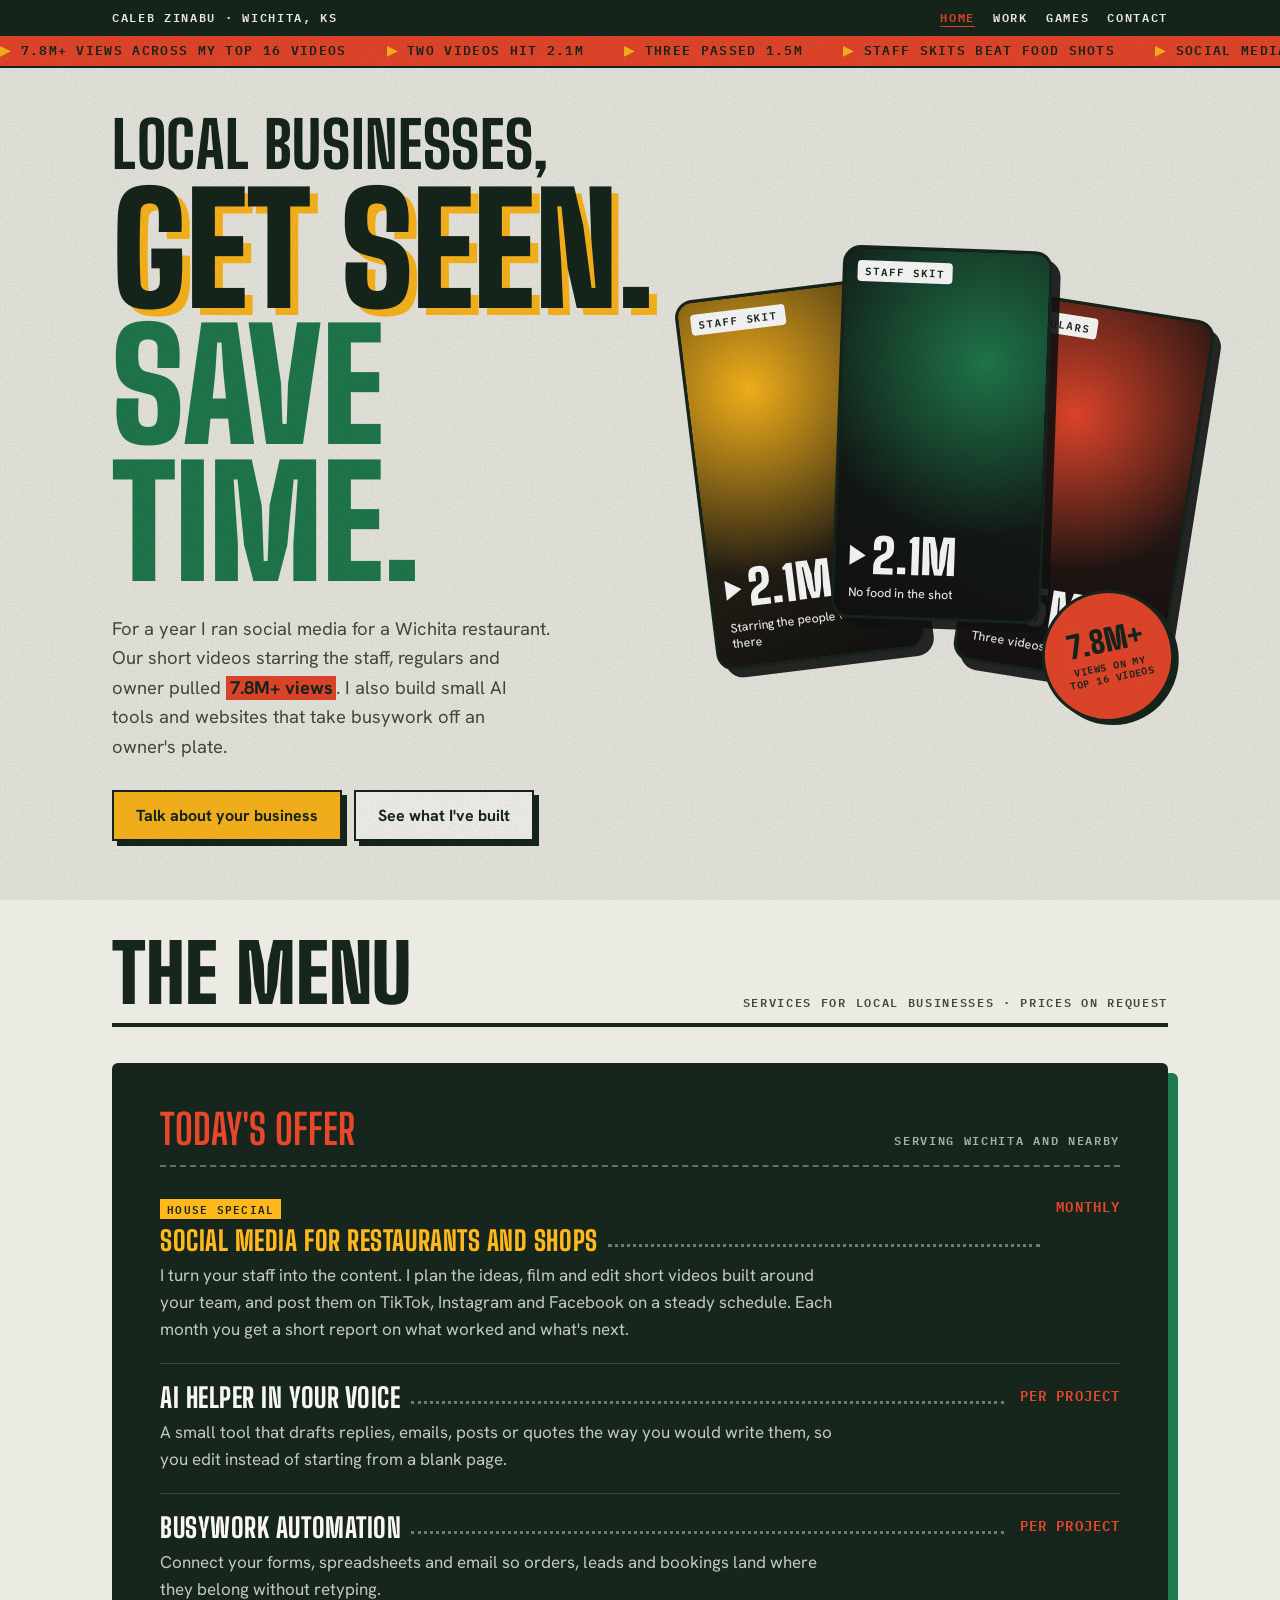
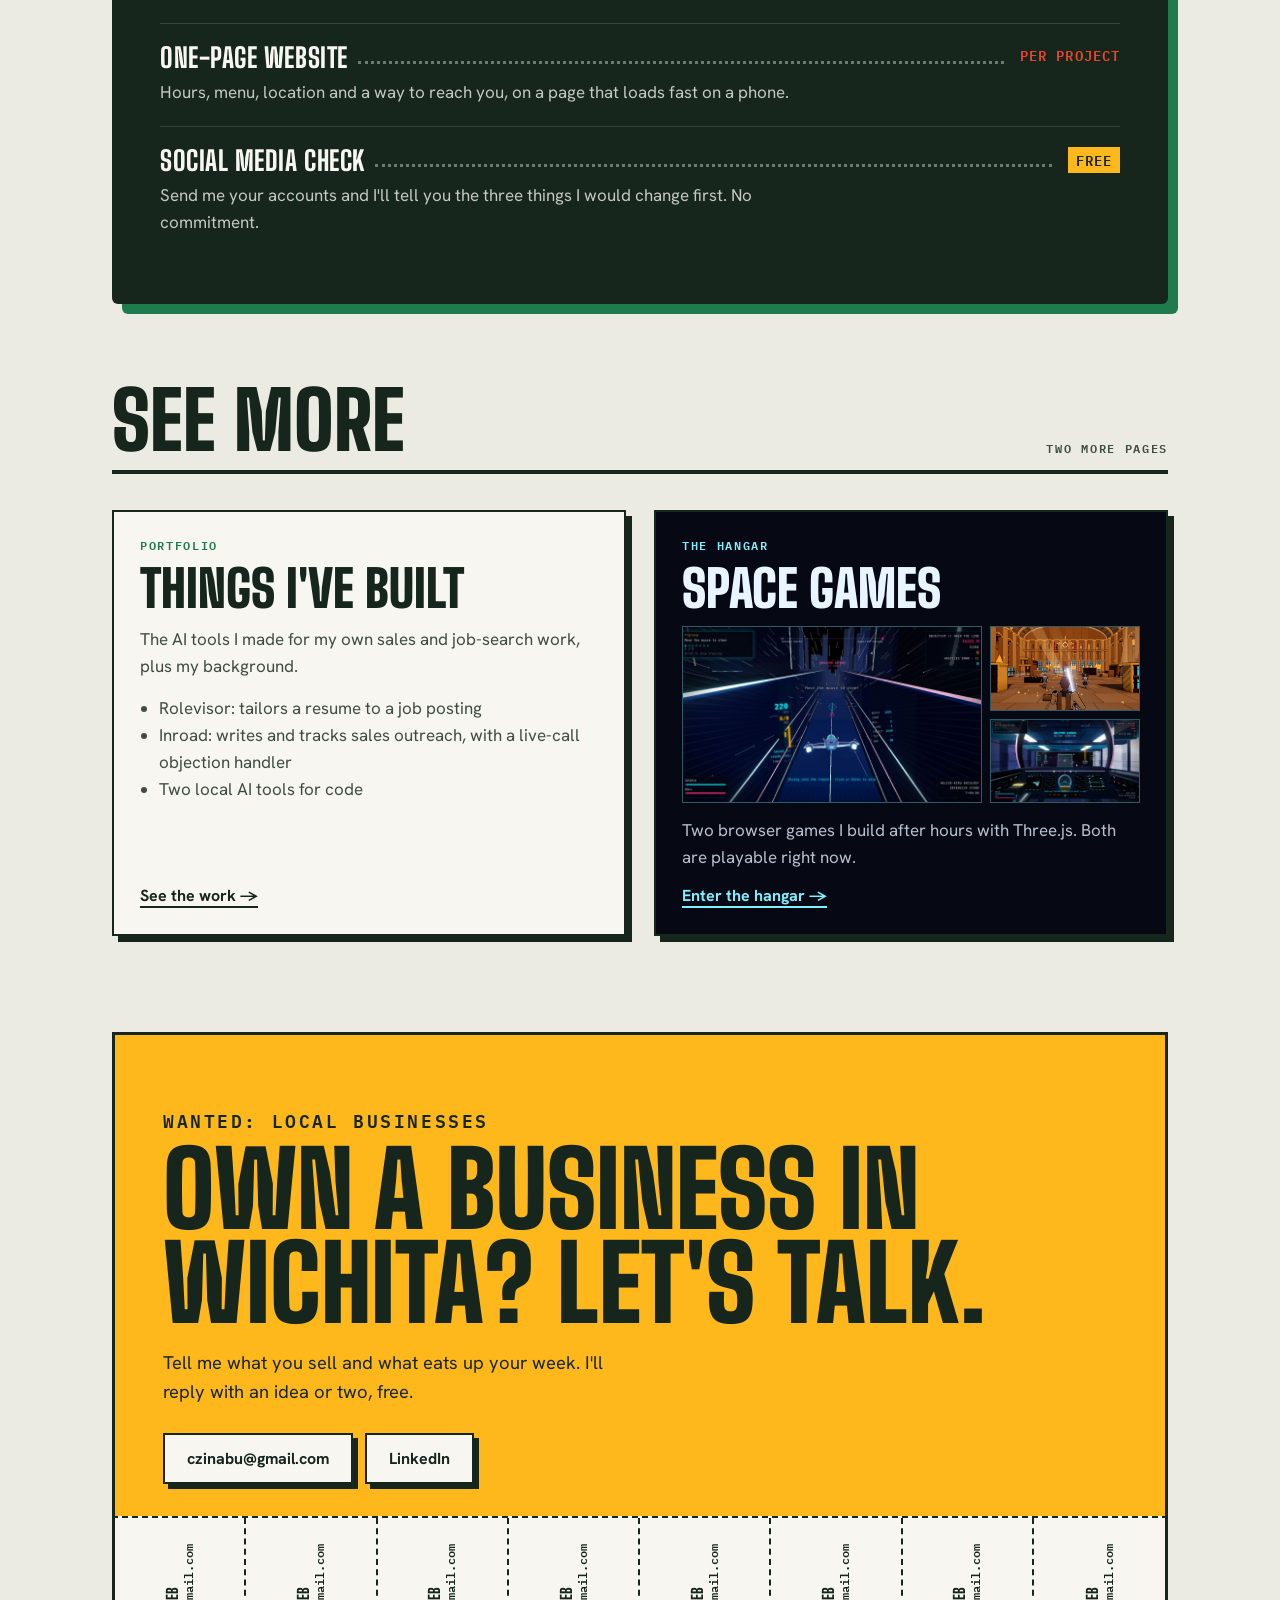
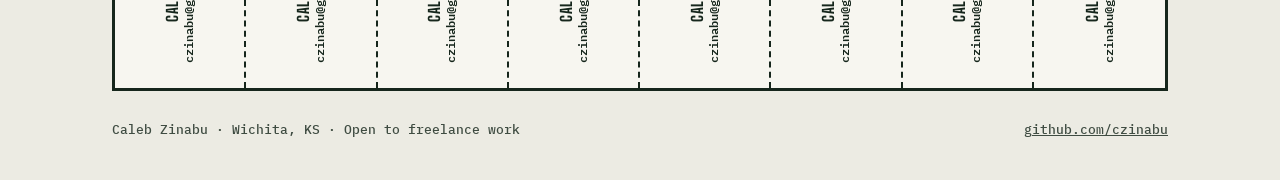
<file: index.html>
<!doctype html>
<html lang="en">
<head>
<meta charset="utf-8">
<meta name="viewport" content="width=device-width, initial-scale=1, viewport-fit=cover">
<title>Caleb Zinabu</title>
<meta name="claude:viewport-fit-sides" content="cover">
<meta name="description" content="Caleb Zinabu, Wichita, KS. Short-form video for local restaurants, plus small AI tools and websites for small businesses.">
<link rel="preconnect" href="https://fonts.googleapis.com">
<link rel="preconnect" href="https://fonts.gstatic.com" crossorigin>
<link rel="stylesheet" href="https://fonts.googleapis.com/css2?family=Big+Shoulders+Display:wght@700;800;900&family=Hanken+Grotesk:wght@400;500;600;700&family=IBM+Plex+Mono:wght@500;600&display=swap">
<link rel="stylesheet" href="style.css">
</head>
<body>
<div class="strip">
  <div class="wrap">
    <a href="index.html" class="label">Caleb Zinabu · Wichita, KS</a>
    <nav class="label" aria-label="Pages"><a href="index.html" aria-current="page">Home</a><a href="work.html">Work</a><a href="games.html">Games</a><a href="index.html#contact">Contact</a></nav>
  </div>
</div>
<div class="ticker" aria-hidden="true">
  <div class="track">
    <span>7.8M+ views across my top 16 videos</span><span>Two videos hit 2.1M</span><span>Three passed 1.5M</span><span>Staff skits beat food shots</span><span>Social media for local businesses</span><span>AI tools that write in your voice</span><span>One-page websites</span><span>Open for freelance work</span><span>Wichita, KS</span>
    <span aria-hidden="true">7.8M+ views across my top 16 videos</span><span aria-hidden="true">Two videos hit 2.1M</span><span aria-hidden="true">Three passed 1.5M</span><span aria-hidden="true">Staff skits beat food shots</span><span aria-hidden="true">Social media for local businesses</span><span aria-hidden="true">AI tools that write in your voice</span><span aria-hidden="true">One-page websites</span><span aria-hidden="true">Open for freelance work</span><span aria-hidden="true">Wichita, KS</span>
  </div>
</div>

<main id="top">
  <section class="hero">
    <div class="wrap grid">
      <div>
        <h1><span class="sm">Local businesses,</span><span class="over" data-t="get seen.">get seen.</span><br><span class="blue">save time.</span></h1>
        <p class="lede">For a year I ran social media for a Wichita restaurant. Our short videos starring the staff, regulars and owner pulled <b>7.8M+ views</b>. I also build small AI tools and websites that take busywork off an owner's plate.</p>
        <div class="cta">
          <a class="btn pink" href="#contact">Talk about your business</a>
          <a class="btn" href="work.html">See what I've built</a>
        </div>
      </div>
      <div class="reels" aria-label="Top videos by public view count">
        <div class="reel r1"><span class="tag">Staff skit</span><div class="views">2.1M</div><p class="cap">Starring the people who work there</p></div>
        <div class="reel r2"><span class="tag">Staff skit</span><div class="views">2.1M</div><p class="cap">No food in the shot</p></div>
        <div class="reel r3"><span class="tag">Regulars</span><div class="views">1.5M+</div><p class="cap">Three videos passed 1.5M</p></div>
        <div class="sticker"><div>7.8M+<small>views on my<br>top 16 videos</small></div></div>
      </div>
    </div>
  </section>


  <section class="sec" id="menu" style="padding-top:24px">
    <div class="wrap">
      <div class="sec-head"><h2>The menu</h2><p class="label">Services for local businesses · Prices on request</p></div>
      <div class="board">
        <div class="title"><h3>Today's offer</h3><p class="label">Serving Wichita and nearby</p></div>
        <div class="item special">
          <div><span class="chef">House special</span><h4>Social media for restaurants and shops</h4></div>
          <span class="price">Monthly</span>
          <p>I turn your staff into the content. I plan the ideas, film and edit short videos built around your team, and post them on TikTok, Instagram and Facebook on a steady schedule. Each month you get a short report on what worked and what's next.</p>
        </div>
        <div class="item">
          <h4>AI helper in your voice</h4><span class="price">Per project</span>
          <p>A small tool that drafts replies, emails, posts or quotes the way you would write them, so you edit instead of starting from a blank page.</p>
        </div>
        <div class="item">
          <h4>Busywork automation</h4><span class="price">Per project</span>
          <p>Connect your forms, spreadsheets and email so orders, leads and bookings land where they belong without retyping.</p>
        </div>
        <div class="item">
          <h4>One-page website</h4><span class="price">Per project</span>
          <p>Hours, menu, location and a way to reach you, on a page that loads fast on a phone.</p>
        </div>
        <div class="item">
          <h4>Social media check</h4><span class="price free">Free</span>
          <p>Send me your accounts and I'll tell you the three things I would change first. No commitment.</p>
        </div>
      </div>
    </div>
  </section>


  <section class="sec" id="more" style="padding-top:8px">
    <div class="wrap">
      <div class="sec-head"><h2>See more</h2><p class="label">Two more pages</p></div>
      <div class="doors">
        <a class="door" href="work.html">
          <span class="lab">Portfolio</span>
          <h3>Things I've built</h3>
          <p>The AI tools I made for my own sales and job-search work, plus my background.</p>
          <ul><li>Rolevisor: tailors a resume to a job posting</li><li>Inroad: writes and tracks sales outreach, with a live-call objection handler</li><li>Two local AI tools for code</li></ul>
          <span class="go">See the work →</span>
        </a>
        <a class="door dark" href="games.html">
          <span class="lab">The hangar</span>
          <h3>Space games</h3>
          <div class="shots"><img src="img/nt-trench.jpg" alt="Neon Trench: flying down a glowing trench" loading="lazy"><img src="img/pt-archive.jpg" alt="Power Trip: a fight in a golden archive hall" loading="lazy"><img src="img/nt-cockpit.jpg" alt="Neon Trench: the cockpit during a carrier launch" loading="lazy"></div>
          <p>Two browser games I build after hours with Three.js. Both are playable right now.</p>
          <span class="go">Enter the hangar →</span>
        </a>
      </div>
    </div>
  </section>

  <section class="flyer-sec" id="contact">
    <div class="wrap">
      <div class="flyer">
        <p class="label">Wanted: local businesses</p>
        <h2 style="margin-top:12px">Own a business in Wichita? Let's talk.</h2>
        <p>Tell me what you sell and what eats up your week. I'll reply with an idea or two, free.</p>
        <div class="row">
          <button class="btn" type="button" data-copy>czinabu@gmail.com</button>
          <a class="btn" href="https://www.linkedin.com/in/calebzinabu/">LinkedIn</a>
          <span id="copied" aria-live="polite"></span>
        </div>
      </div>
      <div class="tabs" aria-label="Tear-off tabs: tap one to copy my email">
        <button class="tab" type="button" data-copy><span><b>Caleb</b>czinabu@gmail.com</span></button>
        <button class="tab" type="button" data-copy><span><b>Caleb</b>czinabu@gmail.com</span></button>
        <button class="tab" type="button" data-copy><span><b>Caleb</b>czinabu@gmail.com</span></button>
        <button class="tab" type="button" data-copy><span><b>Caleb</b>czinabu@gmail.com</span></button>
        <button class="tab" type="button" data-copy><span><b>Caleb</b>czinabu@gmail.com</span></button>
        <button class="tab" type="button" data-copy><span><b>Caleb</b>czinabu@gmail.com</span></button>
        <button class="tab" type="button" data-copy><span><b>Caleb</b>czinabu@gmail.com</span></button>
        <button class="tab" type="button" data-copy><span><b>Caleb</b>czinabu@gmail.com</span></button>
      </div>
    </div>
  </section>
</main>

<footer class="base">
  <div class="wrap"><span>Caleb Zinabu · Wichita, KS · Open to freelance work</span><a href="https://github.com/czinabu">github.com/czinabu</a></div>
</footer>

<script>
(function(){
  var out=document.getElementById('copied'),email='czinabu@gmail.com';
  document.querySelectorAll('[data-copy]').forEach(function(b){
    b.addEventListener('click',function(){
      function done(){out.textContent='Email copied';}
      function fail(){out.textContent='Email: '+email;}
      if(navigator.clipboard&&navigator.clipboard.writeText){navigator.clipboard.writeText(email).then(done,fail);}else{fail();}
      if(b.classList.contains('tab')){b.style.visibility='hidden';}
    });
  });
})();
</script>
</body>
</html>
</file>
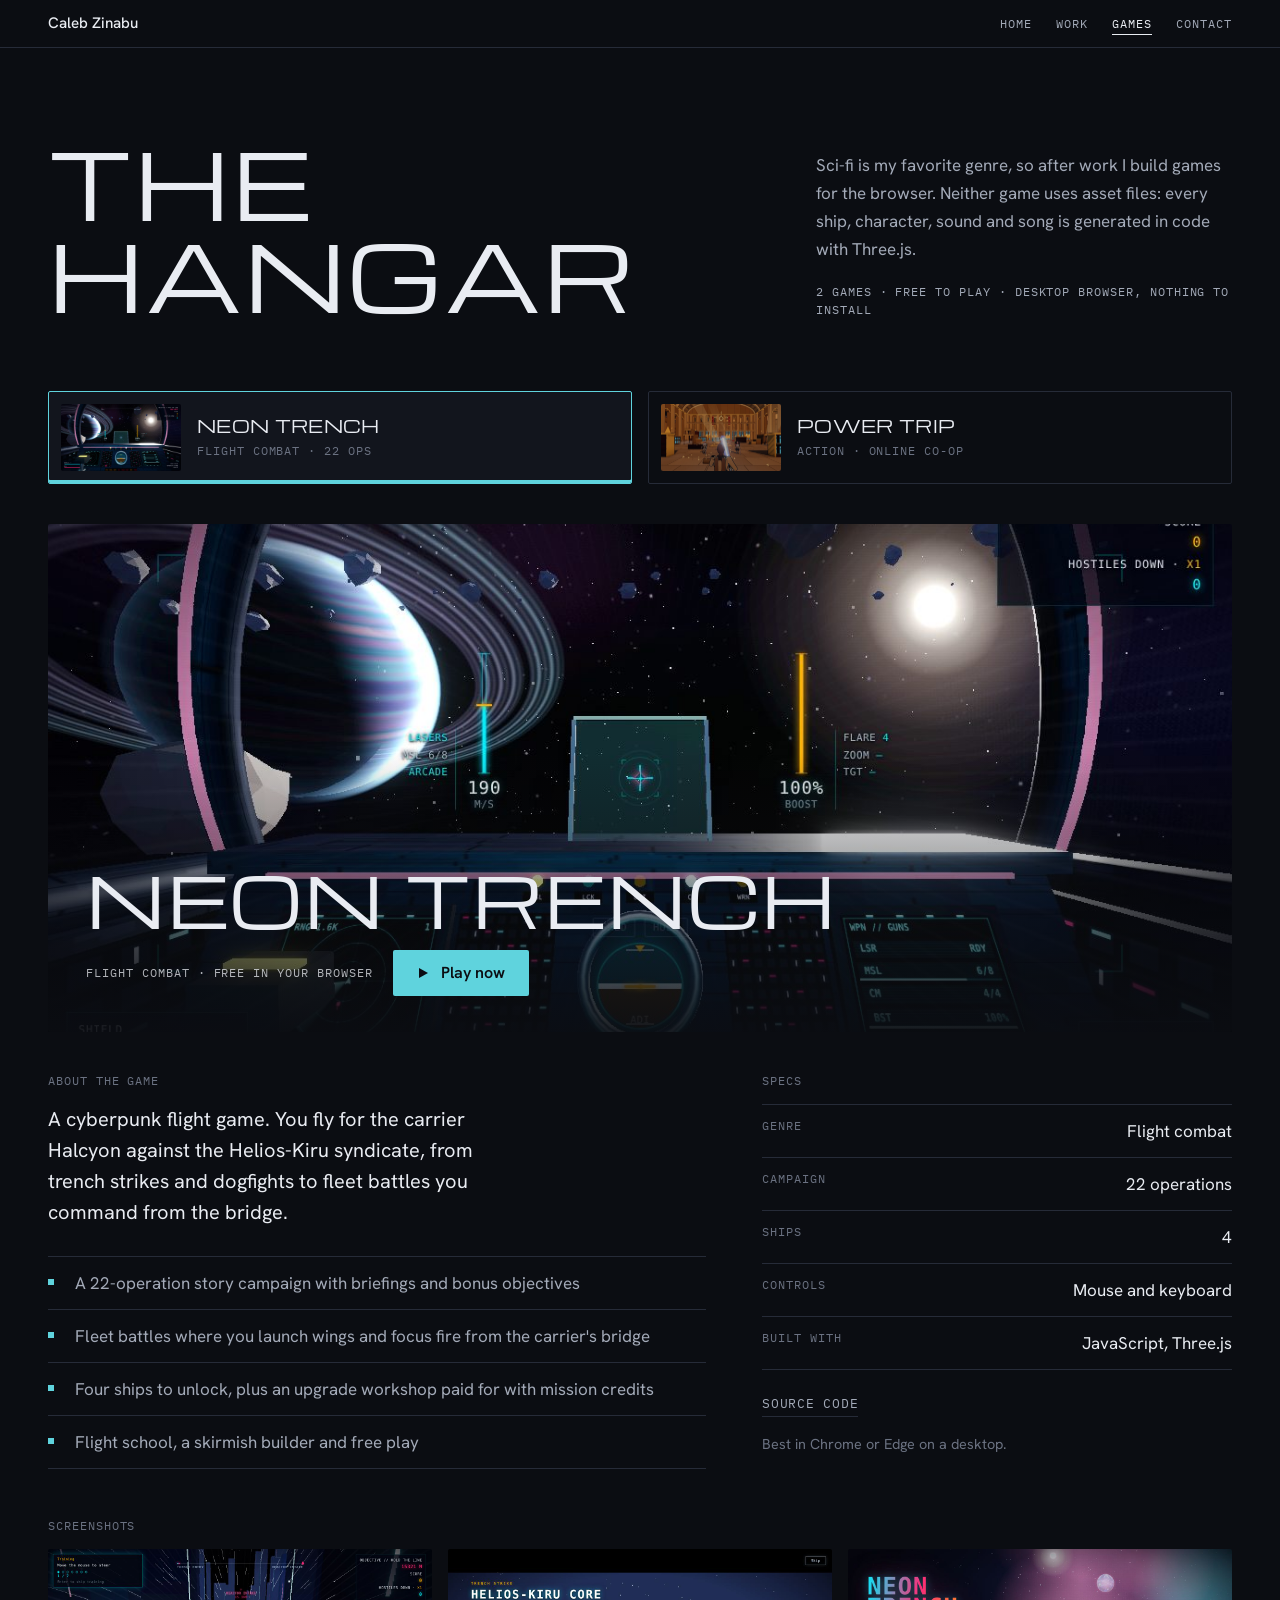
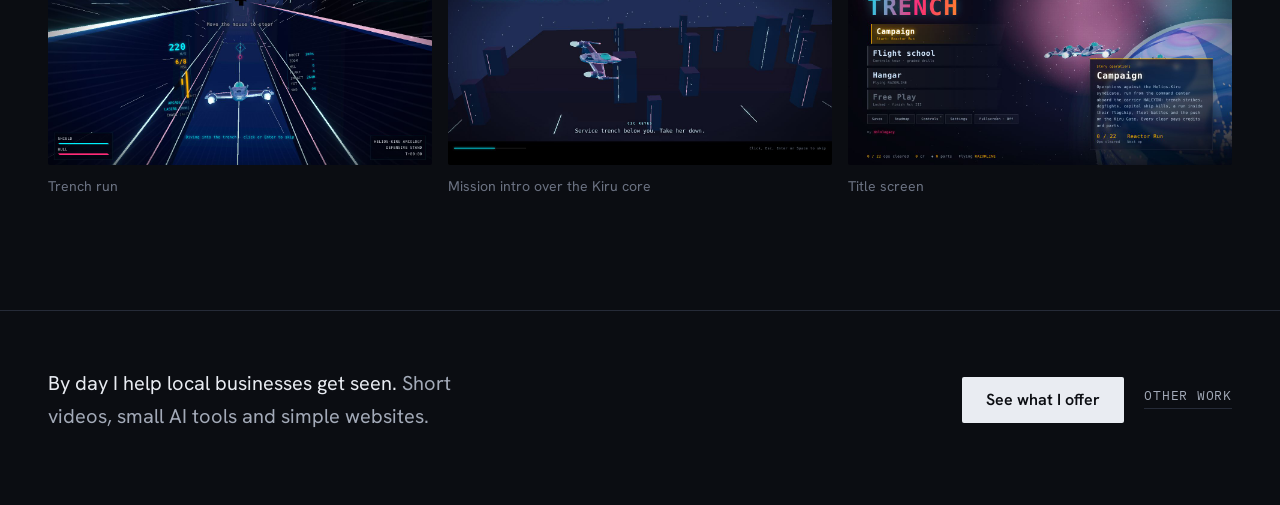
<file: games.html>
<!doctype html>
<html lang="en">
<head>
<meta charset="utf-8">
<meta name="viewport" content="width=device-width, initial-scale=1, viewport-fit=cover">
<title>Caleb Zinabu · The Hangar</title>
<meta name="claude:viewport-fit-sides" content="cover">
<meta name="description" content="Neon Trench and Power Trip, two browser games Caleb Zinabu builds with Three.js. Both are playable online.">
<link rel="preconnect" href="https://fonts.googleapis.com">
<link rel="preconnect" href="https://fonts.gstatic.com" crossorigin>
<link rel="stylesheet" href="https://fonts.googleapis.com/css2?family=Michroma&family=Hanken+Grotesk:wght@400;500;600&family=IBM+Plex+Mono:wght@400;500&display=swap">
<style>
/* Games page as a game press kit. The screenshots carry the color; the page stays quiet around them.
   One wide "credits" face for titles only, hairline rules instead of boxes, one accent per game taken from its own art.
   Deliberately single dark theme with every color set explicitly. */
:root{
  --ground:#0b0d12; --ground-2:#12151d; --rule:#262b38; --text:#e9ecf2; --soft:#a3aab8; --faint:#6b7282;
  --nt:#5fd3dd; --pt:#e2a94a;
  --title:"Michroma", "Arial Black", system-ui, sans-serif;
  --body:"Hanken Grotesk", system-ui, -apple-system, "Segoe UI", sans-serif;
  --mono:"IBM Plex Mono", ui-monospace, Menlo, monospace;
  color-scheme:dark;
}
*{box-sizing:border-box}
html{background:var(--ground)}
body{margin:0;background:var(--ground);color:var(--text);font:400 1.0625rem/1.65 var(--body);-webkit-font-smoothing:antialiased}
a{color:inherit}
a:focus-visible{outline:2px solid var(--text);outline-offset:4px}
.wrap{max-width:76rem;margin:0 auto;padding-left:max(16px,env(safe-area-inset-left,0px));padding-right:max(16px,env(safe-area-inset-right,0px))}
h1,h2,h3{margin:0;font-weight:400;text-wrap:balance}
p{margin:0}
.meta{font:400 .74rem/1.5 var(--mono);letter-spacing:.08em;text-transform:uppercase;color:var(--faint)}

/* nav */
.top{border-bottom:1px solid var(--rule)}
.top .wrap{display:flex;justify-content:space-between;align-items:center;gap:16px;padding-block:16px;flex-wrap:wrap}
.top a{text-decoration:none}
.name{font:500 .95rem/1 var(--body)}
.top nav{display:flex;gap:24px;font:400 .78rem/1 var(--mono);letter-spacing:.08em;text-transform:uppercase;color:var(--soft)}
.top nav a:hover,.top nav a[aria-current="page"]{color:var(--text)}
.top nav a[aria-current="page"]{text-decoration:underline;text-underline-offset:6px}

/* intro */
.intro{padding-block:88px 72px;display:grid;grid-template-columns:minmax(0,1fr) minmax(0,26rem);gap:48px;align-items:end}
.intro h1{font:400 clamp(2.6rem,7.5vw,5.6rem)/1.02 var(--title);letter-spacing:.02em;text-transform:uppercase}
.intro p{color:var(--soft)}
.intro .meta{margin-top:20px}

/* one game */
.game{padding-block:0 112px;--accent:var(--text)}
.game.nt{--accent:var(--nt)}
.game.pt{--accent:var(--pt)}
.key{position:relative;margin:0;border-radius:2px;overflow:hidden;background:var(--ground-2)}
.key img{display:block;width:100%;aspect-ratio:21/9;object-fit:cover}
.key::after{content:"";position:absolute;inset:0;background:linear-gradient(180deg,transparent 45%,rgba(11,13,18,.92) 100%)}
.key .over{position:absolute;left:clamp(16px,3vw,40px);right:clamp(16px,3vw,40px);bottom:clamp(16px,3vw,36px);z-index:1;display:flex;justify-content:space-between;align-items:flex-end;gap:16px;flex-wrap:wrap}
.key h2{font:400 clamp(2rem,5.6vw,4.4rem)/1 var(--title);letter-spacing:.02em;text-transform:uppercase}
.key .meta{color:rgba(233,236,242,.75)}
.key .idx{color:var(--accent)}

.sheet{display:grid;grid-template-columns:minmax(0,1.4fr) minmax(0,1fr);gap:56px;padding-top:40px}
.pitch p.lead{font-size:1.25rem;line-height:1.55;max-width:44ch}
.feats{list-style:none;margin:28px 0 0;padding:0;border-top:1px solid var(--rule)}
.feats li{padding-block:12px;border-bottom:1px solid var(--rule);color:var(--soft);display:grid;grid-template-columns:1.2rem minmax(0,1fr);gap:8px}
.feats li::before{content:"";width:6px;height:6px;margin-top:.62em;background:var(--accent)}

.specs{margin:0;border-top:1px solid var(--rule)}
.specs div{display:flex;justify-content:space-between;gap:16px;padding-block:12px;border-bottom:1px solid var(--rule)}
.specs dt{font:400 .74rem/1.6 var(--mono);letter-spacing:.08em;text-transform:uppercase;color:var(--faint)}
.specs dd{margin:0;text-align:right;font-variant-numeric:tabular-nums}
.actions{display:flex;gap:20px;align-items:center;flex-wrap:wrap;margin-top:28px}
.play{display:inline-flex;align-items:center;gap:12px;padding:15px 24px;background:var(--accent);color:#0b0d12;text-decoration:none;font:600 1rem/1 var(--body);border-radius:2px}
.play svg{width:12px;height:12px}
.alt{font:400 .8rem/1 var(--mono);letter-spacing:.06em;text-transform:uppercase;color:var(--soft);text-decoration:none;border-bottom:1px solid var(--rule);padding-bottom:5px}
.alt:hover{color:var(--text);border-color:var(--text)}
.note{margin-top:16px;font-size:.9rem;color:var(--faint)}

.stills{display:grid;grid-template-columns:repeat(3,minmax(0,1fr));gap:16px;margin-top:48px}
.stills figure{margin:0;min-width:0}
.stills img{display:block;width:100%;aspect-ratio:16/9;object-fit:cover;border-radius:2px;background:var(--ground-2)}
.stills figcaption{margin-top:10px;font-size:.88rem;color:var(--faint)}

@media (prefers-reduced-motion:no-preference){
  .play{transition:filter .15s}.play:hover{filter:brightness(1.12)}
}


/* tabs: one game at a time */
.tabs{display:grid;grid-template-columns:repeat(2,minmax(0,1fr));gap:16px;margin-bottom:40px}
.tab{display:grid;grid-template-columns:7.5rem minmax(0,1fr);gap:16px;align-items:center;padding:12px;background:transparent;border:1px solid var(--rule);border-radius:2px;color:var(--text);text-align:left;cursor:pointer;font:inherit;text-decoration:none}
.tab img{width:100%;aspect-ratio:16/9;object-fit:cover;display:block;border-radius:2px;opacity:.7}
.tab b{display:block;font:400 1.05rem/1.2 var(--title);text-transform:uppercase;letter-spacing:.02em}
.tab span{display:block;margin-top:6px}
.tab[aria-selected="true"]{border-color:var(--accent);background:var(--ground-2);box-shadow:inset 0 -3px 0 var(--accent)}
.tab[aria-selected="true"] img{opacity:1}
.tab.nt{--accent:var(--nt)}.tab.pt{--accent:var(--pt)}
.tab:hover{border-color:var(--soft)}
.sub-h{font:400 .74rem/1.5 var(--mono);letter-spacing:.08em;text-transform:uppercase;color:var(--faint);margin-bottom:14px}
.key .over .right{display:flex;align-items:center;gap:20px;flex-wrap:wrap}
.game[hidden]{display:none}
@media (max-width:560px){.tab{grid-template-columns:minmax(0,1fr)}.tab img{display:none}.key .over .meta{display:none}.key h2{font-size:1.7rem}.key img{aspect-ratio:1/1}}

/* closing */
.close{border-top:1px solid var(--rule);padding-block:56px 72px}
.close .wrap{display:flex;justify-content:space-between;align-items:center;gap:24px;flex-wrap:wrap}
.close p{font-size:1.25rem;max-width:40ch}
.close p span{color:var(--soft)}
.close .links{display:flex;gap:20px;flex-wrap:wrap;align-items:center}

@media (max-width:860px){
  .intro{grid-template-columns:minmax(0,1fr);gap:24px;padding-block:56px 48px}
  .sheet{grid-template-columns:minmax(0,1fr);gap:36px}
  .key img{aspect-ratio:16/10}
  .game{padding-bottom:80px}
}
@media (max-width:560px){
  .stills{grid-template-columns:minmax(0,1fr) minmax(0,1fr)}
  .stills figure:last-child{display:none}
  .top nav{gap:16px}
  .key img{aspect-ratio:4/3}
}
</style>
</head>
<body>
<header class="top">
  <div class="wrap">
    <a class="name" href="index.html">Caleb Zinabu</a>
    <nav aria-label="Pages"><a href="index.html">Home</a><a href="work.html">Work</a><a href="games.html" aria-current="page">Games</a><a href="index.html#contact">Contact</a></nav>
  </div>
</header>

<main>
  <section class="wrap intro">
    <h1>The Hangar</h1>
    <div>
      <p>Sci-fi is my favorite genre, so after work I build games for the browser. Neither game uses asset files: every ship, character, sound and song is generated in code with Three.js.</p>
      <p class="meta">2 games · Free to play · Desktop browser, nothing to install</p>
    </div>
  </section>

  <div class="wrap">
    <div class="tabs" role="tablist" aria-label="Games">
      <a class="tab nt" role="tab" id="tab-neon-trench" href="#neon-trench" aria-controls="neon-trench" aria-selected="true"><img src="img/nt-planet.jpg" alt=""><div><b>Neon Trench</b><span class="meta">Flight combat · 22 ops</span></div></a>
      <a class="tab pt" role="tab" id="tab-power-trip" href="#power-trip" aria-controls="power-trip" aria-selected="false"><img src="img/pt-archive.jpg" alt=""><div><b>Power Trip</b><span class="meta">Action · Online co-op</span></div></a>
    </div>
  </div>

  <article class="game nt" id="neon-trench" role="tabpanel" aria-labelledby="tab-neon-trench">
    <div class="wrap">
      <figure class="key">
        <img src="img/nt-planet.jpg" alt="The cockpit view in deep space, with a ringed planet, an asteroid field and the ship's instrument panels">
        <figcaption class="over"><h2 id="nt-h">Neon Trench</h2><div class="right"><span class="meta">Flight combat · Free in your browser</span><a class="play" href="https://neon-trench.vercel.app/"><svg viewBox="0 0 12 12" aria-hidden="true"><path d="M2 1l9 5-9 5z" fill="currentColor"/></svg>Play now</a></div></figcaption>
      </figure>
      <div class="sheet">
        <div class="pitch">
          <p class="sub-h">About the game</p>
          <p class="lead">A cyberpunk flight game. You fly for the carrier Halcyon against the Helios-Kiru syndicate, from trench strikes and dogfights to fleet battles you command from the bridge.</p>
          <ul class="feats">
            <li>A 22-operation story campaign with briefings and bonus objectives</li>
            <li>Fleet battles where you launch wings and focus fire from the carrier's bridge</li>
            <li>Four ships to unlock, plus an upgrade workshop paid for with mission credits</li>
            <li>Flight school, a skirmish builder and free play</li>
          </ul>
        </div>
        <div>
          <p class="sub-h">Specs</p>
          <dl class="specs">
            <div><dt>Genre</dt><dd>Flight combat</dd></div>
            <div><dt>Campaign</dt><dd>22 operations</dd></div>
            <div><dt>Ships</dt><dd>4</dd></div>
            <div><dt>Controls</dt><dd>Mouse and keyboard</dd></div>
            <div><dt>Built with</dt><dd>JavaScript, Three.js</dd></div>
          </dl>
          <div class="actions">
            <a class="alt" href="https://github.com/czinabu/neon-trench">Source code</a>
          </div>
          <p class="note">Best in Chrome or Edge on a desktop.</p>
        </div>
      </div>
      <p class="sub-h" style="margin-top:48px;margin-bottom:0">Screenshots</p>
      <div class="stills" style="margin-top:14px">
        <figure><img src="img/nt-trench.jpg" alt="A fighter diving down a glowing trench" loading="lazy"><figcaption>Trench run</figcaption></figure>
        <figure><img src="img/nt-strike.jpg" alt="A mission intro over a city of dark towers" loading="lazy"><figcaption>Mission intro over the Kiru core</figcaption></figure>
        <figure><img src="img/nt-title.jpg" alt="The title screen with a planet, two ships and the campaign menu" loading="lazy"><figcaption>Title screen</figcaption></figure>
      </div>
    </div>
  </article>

  <article class="game pt" id="power-trip" role="tabpanel" aria-labelledby="tab-power-trip">
    <div class="wrap">
      <figure class="key">
        <img src="img/pt-archive.jpg" alt="Third-person view of the hero holding a glowing blade in a golden archive hall, with enemies ahead" loading="lazy">
        <figcaption class="over"><h2 id="pt-h">Power Trip</h2><div class="right"><span class="meta">Action · Co-op · Free in your browser</span><a class="play" href="https://power-trip.vercel.app"><svg viewBox="0 0 12 12" aria-hidden="true"><path d="M2 1l9 5-9 5z" fill="currentColor"/></svg>Play now</a></div></figcaption>
      </figure>
      <div class="sheet">
        <div class="pitch">
          <p class="sub-h">About the game</p>
          <p class="lead">A third-person action game with two heroes: a blade duelist with fighting stances and powers, and an armored gunner with a jetpack. Play the story alone or with a friend.</p>
          <ul class="feats">
            <li>A story campaign with chapters, cutscenes and a squad that takes your orders</li>
            <li>Online co-op with a room code, across the website and the desktop app</li>
            <li>Survival waves, a sandbox and training grounds across more than 20 maps</li>
            <li>An adaptive orchestral score with a theme for each hero</li>
          </ul>
        </div>
        <div>
          <p class="sub-h">Specs</p>
          <dl class="specs">
            <div><dt>Genre</dt><dd>Third-person action</dd></div>
            <div><dt>Heroes</dt><dd>2</dd></div>
            <div><dt>Multiplayer</dt><dd>Online co-op</dd></div>
            <div><dt>Platforms</dt><dd>Browser, Windows</dd></div>
            <div><dt>Built with</dt><dd>JavaScript, Three.js</dd></div>
          </dl>
          <div class="actions">
            <a class="alt" href="https://github.com/czinabu/power-trip/releases">Windows app</a>
            <a class="alt" href="https://github.com/czinabu/power-trip">Source code</a>
          </div>
          <p class="note">Best in Chrome or Edge on a desktop.</p>
        </div>
      </div>
      <p class="sub-h" style="margin-top:48px;margin-bottom:0">Screenshots</p>
      <div class="stills" style="margin-top:14px">
        <figure><img src="img/pt-outpost.jpg" alt="A desert town at dusk" loading="lazy"><figcaption>Desert outpost</figcaption></figure>
        <figure><img src="img/pt-jedha.jpg" alt="A purple-lit plaza in a city at night" loading="lazy"><figcaption>Night city</figcaption></figure>
        <figure><img src="img/pt-kamino.jpg" alt="Platforms in a storm-lashed ocean city" loading="lazy"><figcaption>Storm platforms</figcaption></figure>
      </div>
    </div>
  </article>
</main>

<footer class="close">
  <div class="wrap">
    <p>By day I help local businesses get seen. <span>Short videos, small AI tools and simple websites.</span></p>
    <div class="links"><a class="play" style="--accent:#e9ecf2" href="index.html">See what I offer</a><a class="alt" href="work.html">Other work</a></div>
  </div>
</footer>

<script>
(function(){
  var tabs=[].slice.call(document.querySelectorAll('.tab')),panels=tabs.map(function(t){return document.getElementById(t.getAttribute('aria-controls'));});
  function show(id,focus){var hit=false;tabs.forEach(function(t,i){var on=t.getAttribute('aria-controls')===id;if(on)hit=true;t.setAttribute('aria-selected',on?'true':'false');t.tabIndex=on?0:-1;panels[i].hidden=!on;});
    if(!hit)show('neon-trench');}
  tabs.forEach(function(t,i){
    t.addEventListener('click',function(e){e.preventDefault();var id=t.getAttribute('aria-controls');show(id);try{history.replaceState(null,'','#'+id);}catch(_){location.hash=id;}});
    t.addEventListener('keydown',function(e){if(e.key==='ArrowRight'||e.key==='ArrowLeft'){var n=tabs[(i+(e.key==='ArrowRight'?1:tabs.length-1))%tabs.length];n.focus();n.click();}});
  });
  show((location.hash||'').slice(1)||'neon-trench');
  addEventListener('hashchange',function(){show(location.hash.slice(1));});
})();
</script>
</body>
</html>
</file>
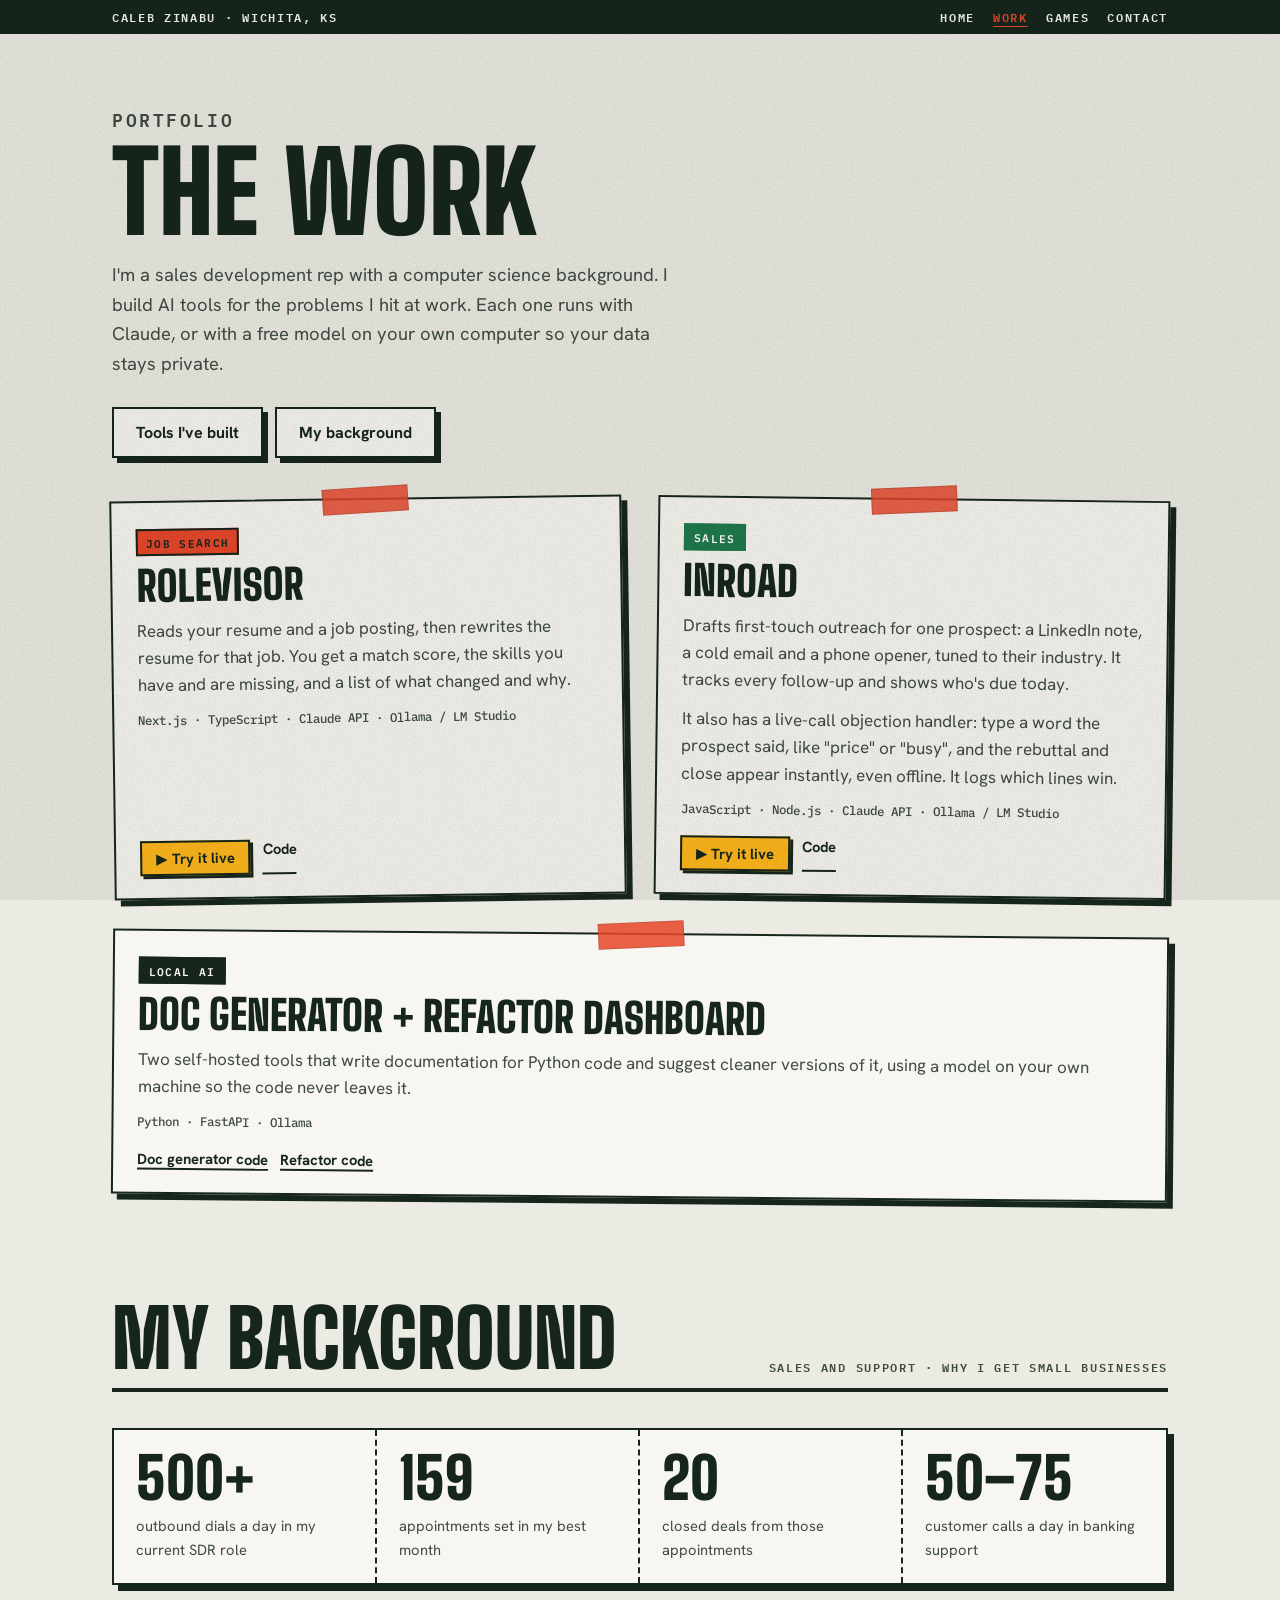
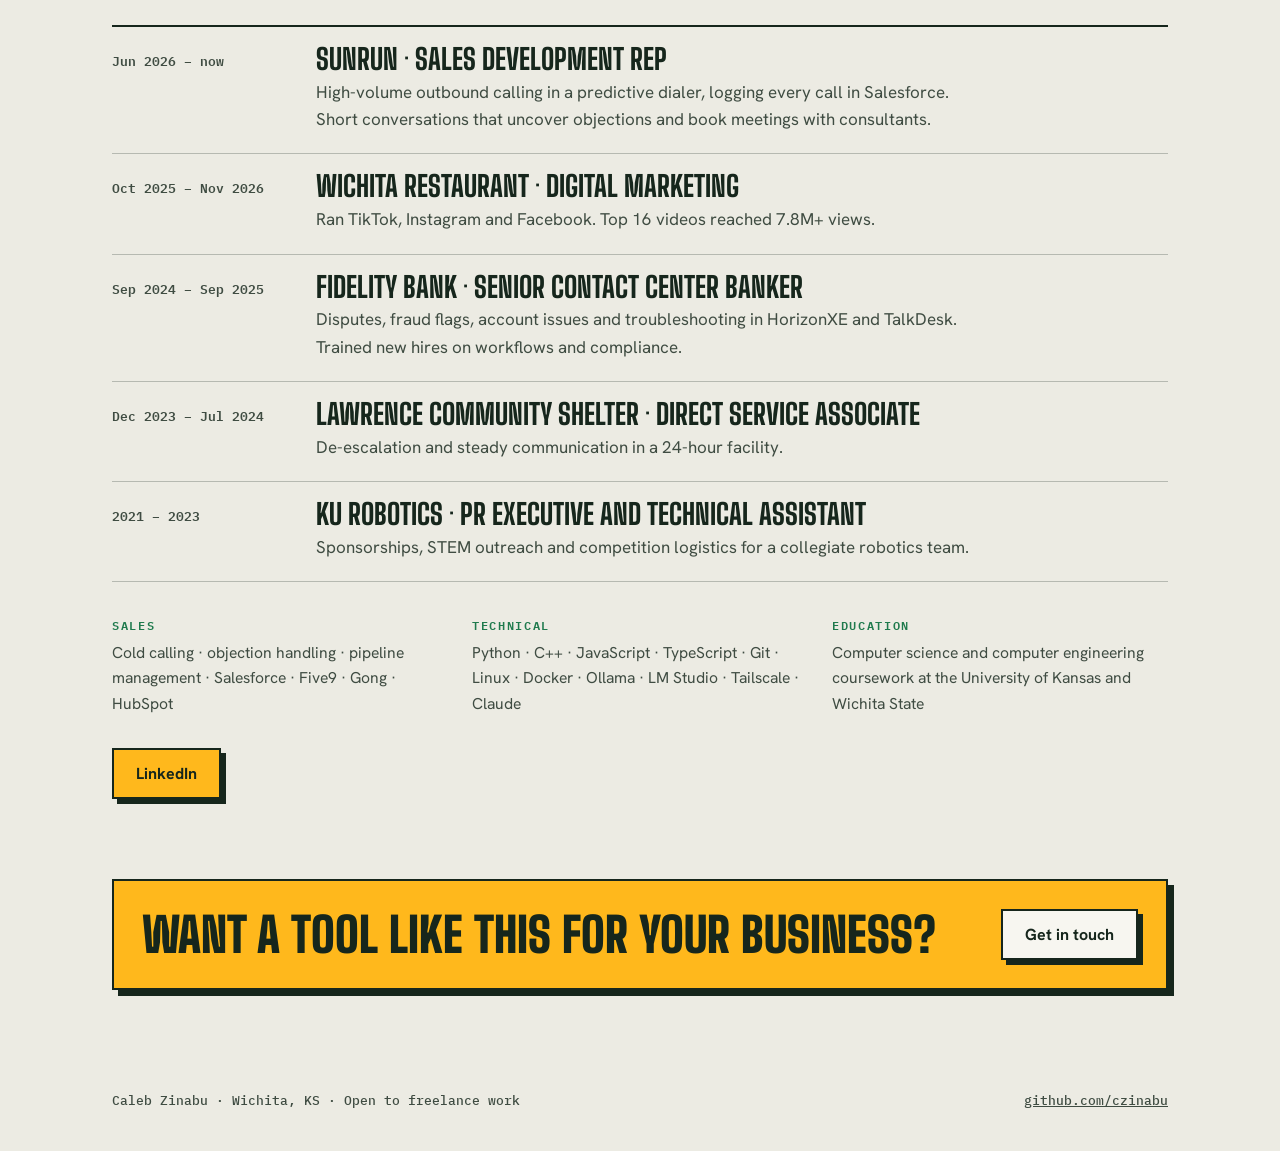
<file: work.html>
<!doctype html>
<html lang="en">
<head>
<meta charset="utf-8">
<meta name="viewport" content="width=device-width, initial-scale=1, viewport-fit=cover">
<title>Caleb Zinabu · Work</title>
<meta name="claude:viewport-fit-sides" content="cover">
<meta name="description" content="The AI tools Caleb Zinabu has built, and his background in sales, support and social media.">
<link rel="preconnect" href="https://fonts.googleapis.com">
<link rel="preconnect" href="https://fonts.gstatic.com" crossorigin>
<link rel="stylesheet" href="https://fonts.googleapis.com/css2?family=Big+Shoulders+Display:wght@700;800;900&family=Hanken+Grotesk:wght@400;500;600;700&family=IBM+Plex+Mono:wght@500;600&display=swap">
<link rel="stylesheet" href="style.css">
</head>
<body>
<div class="strip">
  <div class="wrap">
    <a href="index.html" class="label">Caleb Zinabu · Wichita, KS</a>
    <nav class="label" aria-label="Pages"><a href="index.html">Home</a><a href="work.html" aria-current="page">Work</a><a href="games.html">Games</a><a href="index.html#contact">Contact</a></nav>
  </div>
</div>

<main id="top">
  <section class="pagehead">
    <div class="wrap">
      <p class="label">Portfolio</p>
      <h1 style="margin-top:12px">The work</h1>
      <p>I'm a sales development rep with a computer science background. I build AI tools for the problems I hit at work. Each one runs with Claude, or with a free model on your own computer so your data stays private.</p>
      <div class="cta"><a class="btn" href="#work">Tools I've built</a><a class="btn" href="#career">My background</a></div>
    </div>
  </section>
  <section class="sec" id="work" style="padding-top:32px">
    <div class="wrap">
      <div class="pins">
        <article class="card">
          <span class="kind k-job">Job search</span>
          <h3>Rolevisor</h3>
          <p>Reads your resume and a job posting, then rewrites the resume for that job. You get a match score, the skills you have and are missing, and a list of what changed and why.</p>
          <p class="stack">Next.js · TypeScript · Claude API · Ollama / LM Studio</p>
          <div class="acts"><a class="play" href="https://rolevisor.vercel.app">Try it live</a><a href="https://github.com/czinabu/rolevisor">Code</a></div>
        </article>
        <article class="card">
          <span class="kind k-sales">Sales</span>
          <h3>Inroad</h3>
          <p>Drafts first-touch outreach for one prospect: a LinkedIn note, a cold email and a phone opener, tuned to their industry. It tracks every follow-up and shows who's due today.</p>
          <p>It also has a live-call objection handler: type a word the prospect said, like "price" or "busy", and the rebuttal and close appear instantly, even offline. It logs which lines win.</p>
          <p class="stack">JavaScript · Node.js · Claude API · Ollama / LM Studio</p>
          <div class="acts"><a class="play" href="https://inroad-outreach.vercel.app/">Try it live</a><a href="https://github.com/czinabu/inroad-outreach">Code</a></div>
        </article>
        <article class="card" style="grid-column:1/-1">
          <span class="kind k-ai">Local AI</span>
          <h3>Doc generator + refactor dashboard</h3>
          <p>Two self-hosted tools that write documentation for Python code and suggest cleaner versions of it, using a model on your own machine so the code never leaves it.</p>
          <p class="stack">Python · FastAPI · Ollama</p>
          <div class="acts"><a href="https://github.com/czinabu/code-documentation-generator">Doc generator code</a><a href="https://github.com/czinabu/local-refactor-dashboard">Refactor code</a></div>
        </article>
      </div>
    </div>
  </section>


  <section class="sec" id="career" style="padding-top:32px">
    <div class="wrap">
      <div class="sec-head"><h2>My background</h2><p class="label">Sales and support · Why I get small businesses</p></div>
      <div class="kpis">
        <div><b>500+</b><span>outbound dials a day in my current SDR role</span></div>
        <div><b>159</b><span>appointments set in my best month</span></div>
        <div><b>20</b><span>closed deals from those appointments</span></div>
        <div><b>50–75</b><span>customer calls a day in banking support</span></div>
      </div>
      <ol class="timeline">
        <li><p class="when">Jun 2026 – now</p><div><h3>Sunrun · Sales development rep</h3><p>High-volume outbound calling in a predictive dialer, logging every call in Salesforce. Short conversations that uncover objections and book meetings with consultants.</p></div></li>
        <li><p class="when">Oct 2025 – Nov 2026</p><div><h3>Wichita restaurant · Digital marketing</h3><p>Ran TikTok, Instagram and Facebook. Top 16 videos reached 7.8M+ views.</p></div></li>
        <li><p class="when">Sep 2024 – Sep 2025</p><div><h3>Fidelity Bank · Senior contact center banker</h3><p>Disputes, fraud flags, account issues and troubleshooting in HorizonXE and TalkDesk. Trained new hires on workflows and compliance.</p></div></li>
        <li><p class="when">Dec 2023 – Jul 2024</p><div><h3>Lawrence Community Shelter · Direct service associate</h3><p>De-escalation and steady communication in a 24-hour facility.</p></div></li>
        <li><p class="when">2021 – 2023</p><div><h3>KU Robotics · PR executive and technical assistant</h3><p>Sponsorships, STEM outreach and competition logistics for a collegiate robotics team.</p></div></li>
      </ol>
      <div class="skills">
        <div><p class="label">Sales</p><p>Cold calling · objection handling · pipeline management · Salesforce · Five9 · Gong · HubSpot</p></div>
        <div><p class="label">Technical</p><p>Python · C++ · JavaScript · TypeScript · Git · Linux · Docker · Ollama · LM Studio · Tailscale · Claude</p></div>
        <div><p class="label">Education</p><p>Computer science and computer engineering coursework at the University of Kansas and Wichita State</p></div>
      </div>
      <div class="cta" style="margin-top:32px"><a class="btn pink" href="https://www.linkedin.com/in/calebzinabu/">LinkedIn</a></div>
    </div>
  </section>


  <section class="sec" style="padding-top:8px">
    <div class="wrap">
      <div class="mini-cta"><h2>Want a tool like this for your business?</h2><a class="btn" href="index.html#contact">Get in touch</a></div>
    </div>
  </section>
</main>

<footer class="base">
  <div class="wrap"><span>Caleb Zinabu · Wichita, KS · Open to freelance work</span><a href="https://github.com/czinabu">github.com/czinabu</a></div>
</footer>
</body>
</html>
</file>
<file: style.css>
/* Layout: a riso-printed community-board flyer. Newsprint paper, green-black ink, sunflower gold, prairie green and brick red overprints.
   Hero = poster headline + a fan of 9:16 video cards. Services = a restaurant menu board. Contact = tear-off flyer tabs.
   Deliberately single-theme: the paper look stays the same in light and dark, with every color set explicitly. */
:root{
  --paper:#ecebe3; --paper-2:#f7f6f0; --ink:#16261c; --ink-soft:#3f4c42;
  --a1:#ffb81c; --a2:#1f7a4d; --a3:#e8472b; --on-a2:#ffffff; --reel:#111111;
  --display:"Big Shoulders Display", Impact, "Arial Narrow", sans-serif;
  --body:"Hanken Grotesk", system-ui, -apple-system, "Segoe UI", sans-serif;
  --mono:"IBM Plex Mono", ui-monospace, Menlo, monospace;
  color-scheme:light;
}

*{box-sizing:border-box}
html{background:var(--paper)}
body{margin:0;background:var(--paper);color:var(--ink);font:400 1.0625rem/1.6 var(--body);-webkit-font-smoothing:antialiased;overflow-x:hidden}
body::after{content:"";position:fixed;inset:0;pointer-events:none;z-index:50;opacity:.22;mix-blend-mode:multiply;
  background-image:url("data:image/svg+xml;utf8,<svg xmlns='http://www.w3.org/2000/svg' width='160' height='160'><filter id='n'><feTurbulence type='fractalNoise' baseFrequency='.9' numOctaves='2' stitchTiles='stitch'/><feColorMatrix values='0 0 0 0 0  0 0 0 0 0  0 0 0 0 0  0 0 0 .55 0'/></filter><rect width='100%' height='100%' filter='url(%23n)'/></svg>")}
a{color:inherit}
a:focus-visible,button:focus-visible{outline:3px solid var(--a2);outline-offset:3px}
.wrap{max-width:68rem;margin:0 auto;padding-left:max(16px,env(safe-area-inset-left,0px));padding-right:max(16px,env(safe-area-inset-right,0px))}
h1,h2,h3{margin:0;font-family:var(--display);text-transform:uppercase;line-height:.9;text-wrap:balance}
p{margin:0}
.label{font:600 .75rem/1.2 var(--mono);text-transform:uppercase;letter-spacing:.14em}
/* overprint: a pink copy of the text sits offset behind black ink */
.over{position:relative;display:inline-block}
.over::before{content:attr(data-t);position:absolute;left:.05em;top:.05em;white-space:nowrap;color:var(--a1);z-index:-1;mix-blend-mode:multiply}

/* top strip + ticker */
.strip{background:var(--ink);color:var(--paper-2)}
.strip .wrap{display:flex;justify-content:space-between;align-items:center;gap:12px;padding-block:10px;flex-wrap:wrap}
.strip a{text-decoration:none}
.strip nav{display:flex;gap:18px;flex-wrap:wrap}
.strip nav a:hover{color:var(--a3)}
.ticker{background:var(--a3);border-block:2px solid var(--ink);overflow:hidden;white-space:nowrap}
.ticker .track{display:inline-flex;gap:40px;padding-block:8px;font:600 .82rem/1 var(--mono);text-transform:uppercase;letter-spacing:.1em}
.ticker .track span::before{content:"▶ ";color:var(--a1)}
@media (prefers-reduced-motion:no-preference){.ticker .track{animation:tick 38s linear infinite}@keyframes tick{to{transform:translateX(-50%)}}}

/* hero */
.hero{padding-block:48px 72px;position:relative;isolation:isolate}
.hero .grid{display:grid;grid-template-columns:minmax(0,1.15fr) minmax(0,1fr);gap:40px;align-items:center}
.hero h1{font-size:clamp(4.2rem,12vw,9.5rem);font-weight:900;letter-spacing:-.005em}
.hero h1 .sm{display:block;font-size:.42em;font-weight:800;letter-spacing:.01em;margin-bottom:.12em}
.hero h1 .blue{color:var(--a2)}
.hero .lede{margin-top:24px;max-width:44ch;font-size:1.15rem;color:var(--ink-soft)}
.hero .lede b{color:var(--ink);background:var(--a3);padding:0 .2em}
.cta{display:flex;gap:12px;flex-wrap:wrap;margin-top:28px}
.btn{display:inline-flex;align-items:center;padding:13px 22px;font:700 1rem var(--body);text-decoration:none;border:2.5px solid var(--ink);background:var(--paper-2);color:var(--ink);box-shadow:5px 5px 0 var(--ink);cursor:pointer}
.btn.pink{background:var(--a1);color:var(--ink)}
@media (prefers-reduced-motion:no-preference){.btn{transition:transform .12s,box-shadow .12s}.btn:hover{transform:translate(-2px,-2px);box-shadow:7px 7px 0 var(--ink)}.btn:active{transform:translate(3px,3px);box-shadow:2px 2px 0 var(--ink)}}

/* fan of 9:16 video cards */
.reels{position:relative;height:clamp(340px,42vw,460px);max-width:100%}
.reel{position:absolute;width:clamp(150px,19vw,210px);aspect-ratio:9/16;border:3px solid var(--ink);border-radius:18px;background:var(--reel);color:#fff;overflow:hidden;box-shadow:8px 8px 0 rgba(17,17,17,.9);display:flex;flex-direction:column;justify-content:flex-end;padding:14px}
.reel::before{content:"";position:absolute;inset:0;z-index:0}
.reel>*{position:relative;z-index:1}
.reel .views{font:900 clamp(2.2rem,4vw,3rem)/.9 var(--display);display:flex;align-items:center;gap:6px}
.reel .views::before{content:"";width:0;height:0;border-left:16px solid #fff;border-top:10px solid transparent;border-bottom:10px solid transparent}
.reel .cap{font:500 .78rem/1.35 var(--body);margin-top:8px;opacity:.92}
.reel .tag{position:absolute;top:12px;left:12px;font:600 .66rem/1 var(--mono);letter-spacing:.1em;text-transform:uppercase;background:#fff;color:var(--ink);padding:5px 7px;border-radius:4px}
.r1{left:0;top:40px;transform:rotate(-7deg)}
.r1::before{background:radial-gradient(circle at 30% 25%,var(--a1),transparent 60%),linear-gradient(160deg,color-mix(in srgb,var(--a1) 22%,#111),#111)}
.r2{left:30%;top:0;transform:rotate(2deg);z-index:2}
.r2::before{background:radial-gradient(circle at 70% 30%,var(--a2),transparent 60%),linear-gradient(200deg,color-mix(in srgb,var(--a2) 22%,#111),#111)}
.r3{left:60%;top:56px;transform:rotate(9deg)}
.r3::before{background:radial-gradient(circle at 40% 30%,var(--a3),transparent 55%),linear-gradient(170deg,color-mix(in srgb,var(--a3) 22%,#111),#111)}
.sticker{position:absolute;right:-6px;bottom:-14px;z-index:5;width:132px;height:132px;border-radius:50%;background:var(--a3);border:3px solid var(--ink);display:grid;place-items:center;text-align:center;transform:rotate(-12deg);font:900 1.9rem/.85 var(--display);text-transform:uppercase;box-shadow:4px 4px 0 var(--ink)}
.sticker small{display:block;font:600 .62rem/1.2 var(--mono);letter-spacing:.06em;margin-top:6px}

/* section heads */
.sec{padding-block:72px}
.sec-head{display:flex;align-items:flex-end;justify-content:space-between;gap:16px;flex-wrap:wrap;margin-bottom:36px;border-bottom:4px solid var(--ink);padding-bottom:14px}
.sec-head h2{font-size:clamp(2.8rem,7vw,5rem);font-weight:900}
.sec-head .label{color:var(--ink-soft)}

/* menu board */
.board{background:var(--ink);color:var(--paper-2);border-radius:6px;padding:clamp(24px,4vw,48px);box-shadow:10px 10px 0 var(--a2);position:relative}
.board .title{display:flex;justify-content:space-between;align-items:baseline;gap:12px;flex-wrap:wrap;border-bottom:2px dashed color-mix(in srgb,var(--paper-2) 35%,transparent);padding-bottom:16px;margin-bottom:8px}
.board .title h3{font-size:clamp(1.8rem,4vw,2.6rem);color:var(--a3)}
.board .title .label{color:color-mix(in srgb,var(--paper-2) 65%,transparent)}
.item{display:grid;grid-template-columns:minmax(0,1fr) auto;gap:6px 16px;padding-block:20px;border-bottom:1px solid color-mix(in srgb,var(--paper-2) 15%,transparent)}
.item:last-child{border-bottom:0}
.item h4{margin:0;font:800 clamp(1.35rem,2.6vw,1.7rem)/1.05 var(--display);text-transform:uppercase;letter-spacing:.02em;display:flex;align-items:baseline;gap:10px;min-width:0}
.item h4::after{content:"";flex:1;border-bottom:3px dotted color-mix(in srgb,var(--paper-2) 40%,transparent);transform:translateY(-4px);min-width:24px}
.item .price{font:600 .85rem/1.6 var(--mono);text-transform:uppercase;letter-spacing:.08em;color:var(--a3);align-self:baseline}
.item .price.free{color:var(--ink);background:var(--a1);padding:2px 8px}
.item p{grid-column:1/-1;color:color-mix(in srgb,var(--paper-2) 78%,transparent);max-width:68ch}
.item.special h4{color:var(--a1)}
.item .chef{display:inline-block;font:600 .66rem/1 var(--mono);letter-spacing:.12em;text-transform:uppercase;background:var(--a1);color:var(--ink);padding:5px 7px;margin-bottom:8px}

/* projects as pinned cards */
.pins{display:grid;grid-template-columns:repeat(2,minmax(0,1fr));gap:36px 32px}
.card{background:var(--paper-2);border:2.5px solid var(--ink);padding:26px 24px 22px;position:relative;display:flex;flex-direction:column;gap:12px;min-width:0;box-shadow:6px 6px 0 var(--ink)}
.card:nth-child(4n+1){transform:rotate(-.8deg)}
.card:nth-child(4n+2){transform:rotate(.7deg)}
.card:nth-child(4n+3){transform:rotate(.5deg)}
.card:nth-child(4n+4){transform:rotate(-.6deg)}
.card::before{content:"";position:absolute;top:-13px;left:50%;width:84px;height:24px;transform:translateX(-50%) rotate(-3deg);background:color-mix(in srgb,var(--a3) 85%,transparent);border:1px solid rgba(17,17,17,.15)}
.card .kind{align-self:flex-start;font:600 .7rem/1 var(--mono);letter-spacing:.12em;text-transform:uppercase;padding:6px 8px;border:2px solid var(--ink)}
.card .kind.k-sales{background:var(--a2);color:var(--on-a2);border-color:var(--a2)}
.card .kind.k-ai{background:var(--ink);color:var(--paper-2)}
.card .kind.k-game{background:var(--a1)}
.card .kind.k-job{background:var(--a3)}
.card h3{font-size:clamp(2rem,3.6vw,2.6rem);font-weight:900}
.card p{color:var(--ink-soft)}
.stack{font:500 .78rem/1.5 var(--mono);color:var(--ink-soft)}
.card .acts{display:flex;gap:12px;flex-wrap:wrap;margin-top:auto;padding-top:6px}
.card .acts a{font:700 .92rem var(--body);text-decoration:none;border-bottom:2.5px solid var(--ink)}
.card .acts a.play{background:var(--a1);border:2.5px solid var(--ink);padding:6px 14px;box-shadow:3px 3px 0 var(--ink)}
.card .acts a.play::before{content:"▶ "}
.card .acts a:hover{color:var(--a2);border-color:var(--a2)}
.card .acts a.play:hover{color:var(--ink);border-color:var(--ink);background:var(--a3)}
.card.wide{grid-column:1/-1}


/* hangar: the one sci-fi room in the flyer. Fixed deep-space colors in every palette. */
.hangar{--space:#060914;--hud:#7ef0ff;--hud-dim:rgba(126,240,255,.45);--star:#e8f4ff;position:relative;isolation:isolate;background:radial-gradient(ellipse at 80% 0%,#16204a 0%,transparent 55%),radial-gradient(ellipse at 0% 100%,#2a0f3a 0%,transparent 50%),var(--space);color:var(--star);padding-block:88px;margin-block:24px;overflow:hidden;border-block:3px solid var(--ink)}
.hangar .stars{position:absolute;inset:0;width:100%;height:100%;z-index:-1}
.hud-label{font:600 .74rem/1.2 "Chakra Petch",var(--mono);letter-spacing:.18em;text-transform:uppercase;color:var(--hud)}
.hud-head{max-width:60ch;display:flex;flex-direction:column;gap:12px;margin-bottom:40px}
.hangar h2{font:700 clamp(2.8rem,7vw,5rem)/.95 "Chakra Petch",var(--display);text-transform:uppercase;letter-spacing:.04em;color:#fff;text-shadow:0 0 24px rgba(126,240,255,.35)}
.hud-sub{color:rgba(232,244,255,.78);font-size:1.08rem}
.bays{display:grid;grid-template-columns:repeat(2,minmax(0,1fr));gap:28px}
.bay{position:relative;padding:26px;background:rgba(10,16,36,.72);border:1px solid var(--hud-dim);display:flex;flex-direction:column;gap:14px;min-width:0;backdrop-filter:blur(2px)}
.bay::before,.bay::after{content:"";position:absolute;width:18px;height:18px;border-color:var(--hud);border-style:solid}
.bay::before{top:8px;left:8px;border-width:2px 0 0 2px}
.bay::after{bottom:8px;right:8px;border-width:0 2px 2px 0}
.bay-top{display:flex;justify-content:space-between;gap:12px;flex-wrap:wrap}
.status{font:600 .7rem/1.2 "Chakra Petch",var(--mono);letter-spacing:.14em;text-transform:uppercase;color:rgba(232,244,255,.6);display:inline-flex;align-items:center;gap:8px}
.status::before{content:"";width:8px;height:8px;border-radius:50%;background:rgba(232,244,255,.4)}
.status.on{color:#8dffb5}.status.on::before{background:#3dff8a;box-shadow:0 0 10px #3dff8a}
.bay h3{font:700 clamp(2rem,3.6vw,2.6rem)/1 "Chakra Petch",var(--display);text-transform:uppercase;letter-spacing:.03em;color:#fff}
.bay p{color:rgba(232,244,255,.78)}
.spec{display:grid;grid-template-columns:repeat(3,minmax(0,1fr));gap:1px;margin:0;background:var(--hud-dim);border:1px solid var(--hud-dim)}
.spec div{background:#0a1024;padding:10px 12px;min-width:0}
.spec dt{font:600 .62rem/1.2 "Chakra Petch",var(--mono);letter-spacing:.16em;text-transform:uppercase;color:var(--hud)}
.spec dd{margin:4px 0 0;font:600 .95rem/1.2 var(--mono);color:#fff;font-variant-numeric:tabular-nums}
.bay-acts{display:flex;gap:16px;flex-wrap:wrap;align-items:center;margin-top:auto;padding-top:4px}
.bay-acts a{font:600 .85rem/1 "Chakra Petch",var(--mono);letter-spacing:.14em;text-transform:uppercase;text-decoration:none;color:var(--hud);border-bottom:1px solid var(--hud-dim);padding-bottom:4px}
.bay-acts a.launch{color:#060914;background:var(--hud);border:0;padding:12px 18px;box-shadow:0 0 18px rgba(126,240,255,.45)}
.bay-acts a.launch::before{content:"\25B2  "}
.bay-acts a:hover{color:#fff}.bay-acts a.launch:hover{background:#fff;color:#060914}
@media (max-width:860px){.bays{grid-template-columns:minmax(0,1fr)}}

/* about */
.about{display:grid;grid-template-columns:minmax(0,1.2fr) minmax(0,1fr);gap:48px;align-items:start}
.about .txt p{font-size:1.12rem;max-width:58ch}
.about .txt p+p{margin-top:16px}
.jobs{list-style:none;margin:0;padding:0;border-top:2.5px solid var(--ink)}
.jobs li{display:flex;justify-content:space-between;gap:12px;padding-block:12px;border-bottom:1px solid color-mix(in srgb,var(--ink) 25%,transparent);flex-wrap:wrap}
.jobs b{font:800 1.25rem/1.1 var(--display);text-transform:uppercase;letter-spacing:.02em}
.jobs span{font:500 .8rem/1.6 var(--mono);color:var(--ink-soft)}
.kit{margin-top:24px;font:500 .82rem/1.9 var(--mono);color:var(--ink-soft)}
.kit b{color:var(--ink);font-weight:600}

/* contact flyer with tear-off tabs */
.flyer-sec{padding-block:24px 0}
.flyer{background:var(--a1);border:3px solid var(--ink);border-bottom:0;padding:clamp(28px,5vw,56px) clamp(20px,4vw,48px) 32px;position:relative}
.flyer h2{font-size:clamp(3rem,9vw,6.5rem);font-weight:900}
.flyer p{font-size:1.15rem;margin-top:18px;max-width:46ch}
.flyer .row{display:flex;gap:12px;flex-wrap:wrap;align-items:center;margin-top:26px}
.flyer .row .btn{background:var(--paper-2)}
#copied{font:600 .85rem var(--mono)}
.tabs{display:grid;grid-template-columns:repeat(8,minmax(0,1fr));border:3px solid var(--ink);border-top:2px dashed var(--ink);background:var(--paper-2)}
.tab{appearance:none;border:0;border-right:2px dashed var(--ink);background:transparent;padding:14px 4px;height:170px;cursor:pointer;color:var(--ink);display:flex;align-items:center;justify-content:center}
.tab:last-child{border-right:0}
.tab span{writing-mode:vertical-rl;transform:rotate(180deg);font:600 .78rem/1.2 var(--mono);white-space:nowrap}
.tab span b{display:block;font:800 .95rem/1.1 var(--display);text-transform:uppercase;letter-spacing:.04em}
.tab:hover{background:var(--a3)}
@media (prefers-reduced-motion:no-preference){.tab{transition:transform .15s}.tab:hover{transform:rotate(2deg) translateY(4px)}}
footer.base{padding-block:28px 40px;font:500 .82rem/1.6 var(--mono);color:var(--ink-soft)}
footer.base .wrap{display:flex;justify-content:space-between;gap:12px;flex-wrap:wrap}

@media (max-width:860px){
  .hero .grid{grid-template-columns:minmax(0,1fr)}
  .reels{height:380px;max-width:440px;margin-inline:auto;width:100%}
  .pins{grid-template-columns:minmax(0,1fr)}
  .about{grid-template-columns:minmax(0,1fr);gap:32px}
  .tabs{grid-template-columns:repeat(4,minmax(0,1fr))}
  .tab:nth-child(n+5){display:none}
  .tab:nth-child(4){border-right:0}
}
@media (max-width:520px){
  .strip nav{display:none}
  .reel{width:136px;padding:10px}
  .reel .cap{display:none}
  .sticker{width:108px;height:108px;font-size:1.5rem;right:0}
  .r2{left:27%}.r3{left:54%}
}

/* page header for inner pages */
.pagehead{padding-block:56px 8px}
.pagehead h1{font-size:clamp(3.4rem,10vw,7rem);font-weight:900}
.pagehead p{margin-top:18px;max-width:56ch;font-size:1.15rem;color:var(--ink-soft)}
.strip nav a[aria-current="page"]{color:var(--a3);text-decoration:underline;text-underline-offset:4px}
/* doors: the two ways into the rest of the site */
.doors{display:grid;grid-template-columns:repeat(2,minmax(0,1fr));gap:28px}
.door{display:flex;flex-direction:column;gap:14px;text-decoration:none;color:var(--ink);background:var(--paper-2);border:2.5px solid var(--ink);box-shadow:6px 6px 0 var(--ink);padding:26px;min-width:0}
.door h3{font-size:clamp(2.2rem,4.4vw,3.2rem);font-weight:900}
.door p{color:var(--ink-soft)}
.door .go{margin-top:auto;font:700 1rem var(--body);border-bottom:2.5px solid currentColor;align-self:flex-start}
.door ul{margin:0;padding-left:1.1em;color:var(--ink-soft)}
.door.dark{background:#060914;color:#e8f4ff;border-color:var(--ink)}
.door.dark p,.door.dark ul{color:rgba(232,244,255,.78)}
.door.dark .lab{color:#7ef0ff}
.door .lab{font:600 .74rem/1.2 var(--mono);letter-spacing:.14em;text-transform:uppercase;color:var(--a2)}
.door.dark .go{color:#7ef0ff}
.door .shots{display:grid;grid-template-columns:2fr 1fr;gap:8px}
.door .shots img{width:100%;aspect-ratio:16/9;object-fit:cover;display:block;border:1px solid rgba(126,240,255,.35)}
.door .shots img:first-child{grid-row:span 2;height:100%;aspect-ratio:auto}
@media (prefers-reduced-motion:no-preference){.door{transition:transform .12s,box-shadow .12s}.door:hover{transform:translate(-2px,-2px);box-shadow:8px 8px 0 var(--ink)}}
.mini-cta{display:flex;justify-content:space-between;align-items:center;gap:20px;flex-wrap:wrap;background:var(--a1);border:2.5px solid var(--ink);box-shadow:6px 6px 0 var(--ink);padding:28px}
.mini-cta h2{font-size:clamp(2rem,5vw,3rem);font-weight:900}
@media (max-width:860px){.doors{grid-template-columns:minmax(0,1fr)}}

/* career section on the Work page */
.kpis{display:grid;grid-template-columns:repeat(4,minmax(0,1fr));gap:0;border:2.5px solid var(--ink);background:var(--paper-2);box-shadow:6px 6px 0 var(--ink)}
.kpis div{padding:22px;border-right:2px dashed var(--ink);min-width:0}
.kpis div:last-child{border-right:0}
.kpis b{display:block;font:900 clamp(2.6rem,5vw,3.6rem)/.9 var(--display);font-variant-numeric:tabular-nums}
.kpis span{display:block;margin-top:10px;font-size:.92rem;color:var(--ink-soft)}
.timeline{list-style:none;margin:40px 0 0;padding:0;border-top:2.5px solid var(--ink)}
.timeline li{display:grid;grid-template-columns:11rem minmax(0,1fr);gap:8px 28px;padding-block:20px;border-bottom:1px solid color-mix(in srgb,var(--ink) 25%,transparent)}
.timeline .when{font:600 .8rem/1.6 var(--mono);color:var(--ink-soft);padding-top:4px}
.timeline h3{font-size:clamp(1.4rem,2.6vw,1.8rem);font-weight:800}
.timeline li p:not(.when){color:var(--ink-soft);margin-top:6px;max-width:66ch}
.skills{display:grid;grid-template-columns:repeat(3,minmax(0,1fr));gap:24px;margin-top:36px}
.skills .label{color:var(--a2);margin-bottom:8px}
.skills p:not(.label){color:var(--ink-soft);font-size:.98rem}
@media (max-width:860px){.kpis{grid-template-columns:repeat(2,minmax(0,1fr))}.kpis div:nth-child(2){border-right:0}.kpis div:nth-child(-n+2){border-bottom:2px dashed var(--ink)}.timeline li{grid-template-columns:minmax(0,1fr)}.skills{grid-template-columns:minmax(0,1fr)}}
</file>
